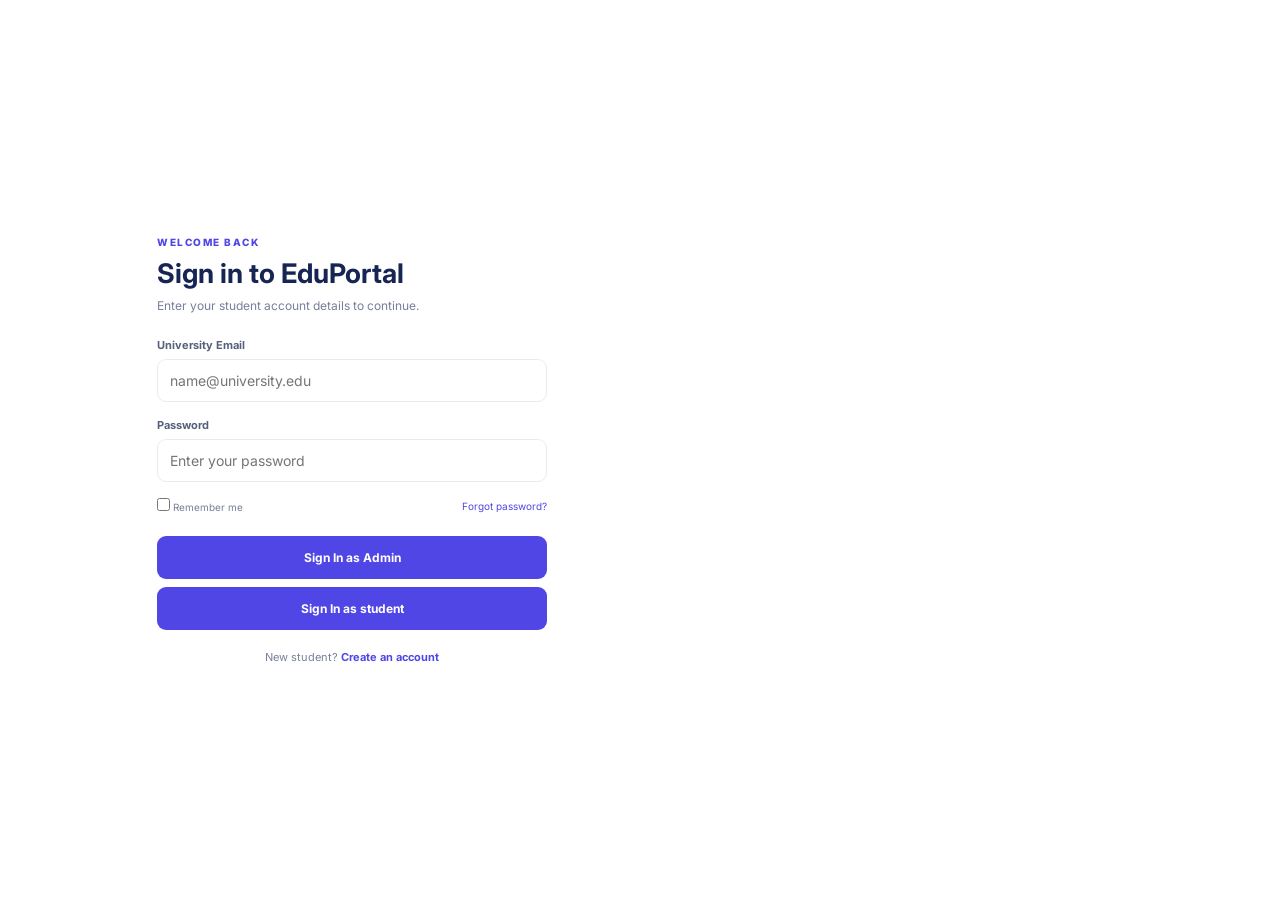
<file: index.html>
<!doctype html>
<html lang="en">
  <head>
    <meta charset="UTF-8" />
    <meta name="viewport" content="width=device-width, initial-scale=1.0" />
    <title>Login | EduPortal</title>
    <link rel="stylesheet" href="style.css" />
  </head>
  <body>
    <div class="login-page">

      <section class="login-panel">
        <form class="login-form" action="dashboard.html">
          <div class="eyebrow">WELCOME BACK</div>
          <h2>Sign in to EduPortal</h2>
          <p>Enter your student account details to continue.</p>
          <div class="field">
            <label for="email">University Email</label
            ><input
              id="email"
              type="email"
              placeholder="name@university.edu"
              required
            />
          </div>
          <div class="field">
            <label for="password">Password</label
            ><input
              id="password"
              type="password"
              placeholder="Enter your password"
              required
            />
          </div>
          <div
            style="
              display: flex;
              justify-content: space-between;
              align-items: center;
              font-size: 10px;
              color: #77809a;
              margin: 5px 0 15px;
            "
          >
            <label><input type="checkbox" /> Remember me</label
            ><a href="#" style="color: #4f46e5">Forgot password?</a>
          </div>
          <button class="btn" type="submit"><a href="admin.html">Sign In as Admin</a></button>
          <button class="btn" type="submit" ><a href="dashboard.html">Sign In as student</a> </button>
          <div class="login-bottom">
            New student? <a href="register.html">Create an account</a>
          </div>
        </form>
      </section>
    </div>
  </body>
</html>
</file>
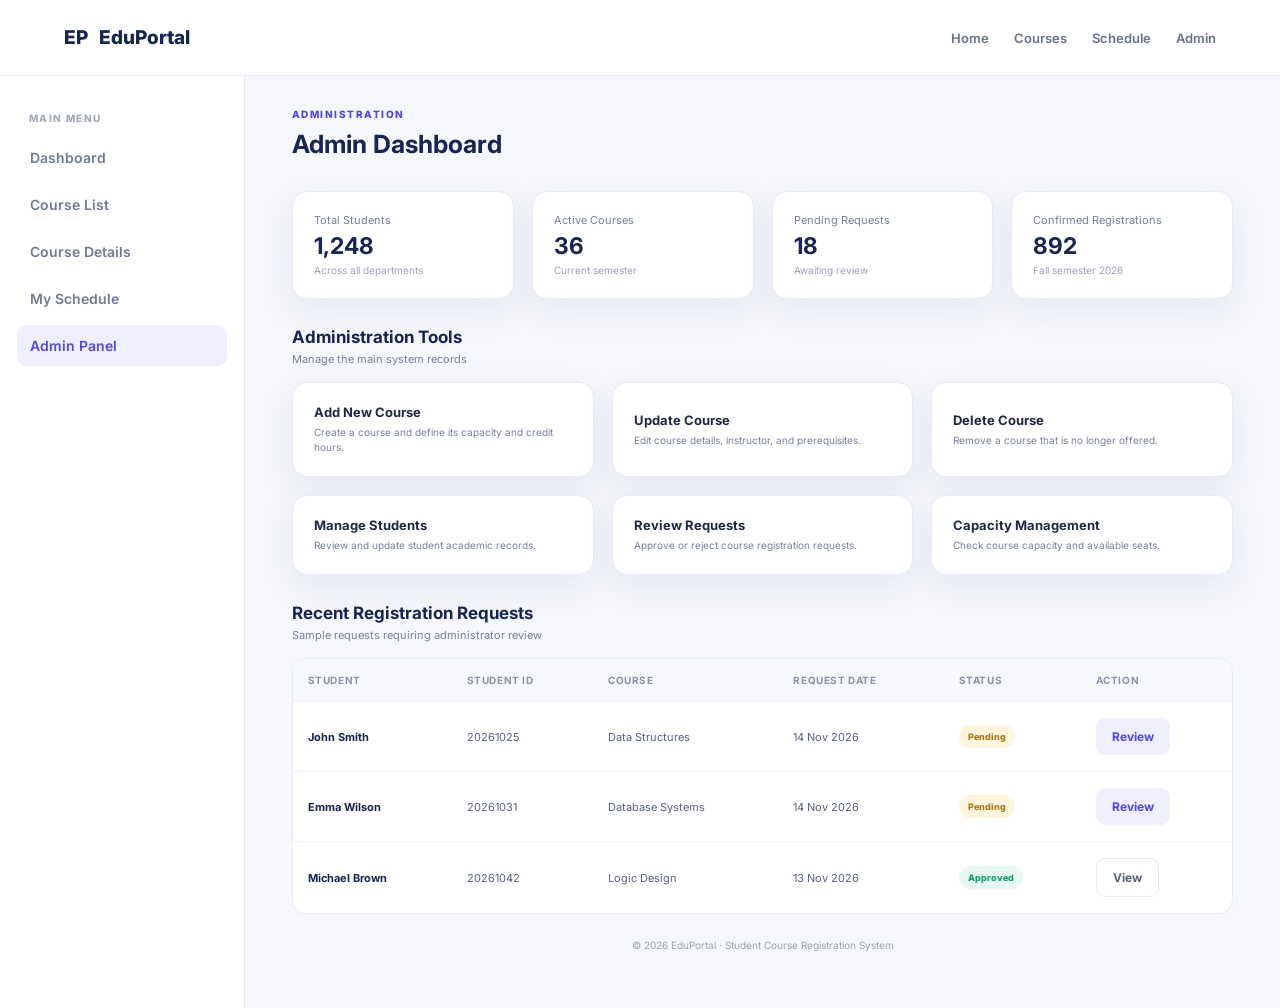
<file: admin.html>
<!doctype html>
<html lang="en">
  <head>
    <meta charset="UTF-8" />
    <meta name="viewport" content="width=device-width, initial-scale=1.0" />
    <title>Admin Dashboard | EduPortal</title>
    <link rel="stylesheet" href="style.css" />
  </head>
  <body>
    <header class="topbar">
      <a class="brand" href="dashboard.html"
        ><span class="brand-mark">EP</span> EduPortal</a
      >
      <nav class="top-links">
        <a href="dashboard.html">Home</a><a href="courses.html">Courses</a
        ><a href="schedule.html">Schedule</a><a href="admin.html">Admin</a>
      </nav>
    </header>
    <div class="layout">
      <aside class="sidebar">
        <div class="side-label">MAIN MENU</div>
        <nav class="side-nav">
          <a class="" href="dashboard.html"
            >Dashboard</a
          >
          <a class="" href="courses.html"
            >Course List</a
          >
          <a class="" href="course-details.html"
            >Course Details</a
          >
          <a class="" href="schedule.html"
            >My Schedule</a
          >
          <a class="active" href="admin.html"
            >Admin Panel</a
          >
        </nav>
      </aside>
      <main class="main">
        <div class="page-heading">
          <div>
            <div class="eyebrow">ADMINISTRATION</div>
            <h1>Admin Dashboard</h1>
          </div>
        </div>
        <div class="grid stats">
          <div class="card stat">
            <div>
              <p>Total Students</p>
              <h2>1,248</h2>
              <small>Across all departments</small>
            </div>
          </div>
          <div class="card stat">
            <div>
              <p>Active Courses</p>
              <h2>36</h2>
              <small>Current semester</small>
            </div>
          </div>
          <div class="card stat">
            <div>
              <p>Pending Requests</p>
              <h2>18</h2>
              <small>Awaiting review</small>
            </div>
          </div>
          <div class="card stat">
            <div>
              <p>Confirmed Registrations</p>
              <h2>892</h2>
              <small>Fall semester 2026</small>
            </div>
          </div>
        </div>
        <div class="section-title">
          <div>
            <h2>Administration Tools</h2>
            <p>Manage the main system records</p>
          </div>
        </div>
        <div class="grid admin-grid">
          <div class="card admin-action">
            <div>
              <h3>Add New Course</h3>
              <p>Create a course and define its capacity and credit hours.</p>
            </div>
          </div>
          <div class="card admin-action">
            <div>
              <h3>Update Course</h3>
              <p>Edit course details, instructor, and prerequisites.</p>
            </div>
          </div>
          <div class="card admin-action">
            <div>
              <h3>Delete Course</h3>
              <p>Remove a course that is no longer offered.</p>
            </div>
          </div>
          <div class="card admin-action">
            <div>
              <h3>Manage Students</h3>
              <p>Review and update student academic records.</p>
            </div>
          </div>
          <div class="card admin-action">
            <div>
              <h3>Review Requests</h3>
              <p>Approve or reject course registration requests.</p>
            </div>
          </div>
          <div class="card admin-action">
            <div>
              <h3>Capacity Management</h3>
              <p>Check course capacity and available seats.</p>
            </div>
          </div>
        </div>
        <div class="section-title">
          <div>
            <h2>Recent Registration Requests</h2>
            <p>Sample requests requiring administrator review</p>
          </div>
        </div>
        <div class="table-wrap">
          <table>
            <thead>
              <tr>
                <th>Student</th>
                <th>Student ID</th>
                <th>Course</th>
                <th>Request Date</th>
                <th>Status</th>
                <th>Action</th>
              </tr>
            </thead>
            <tbody>
              <tr>
                <td><strong>John Smith</strong></td>
                <td>20261025</td>
                <td>Data Structures</td>
                <td>14 Nov 2026</td>
                <td><span class="status pending">Pending</span></td>
                <td><a class="btn btn-light" href="#">Review</a></td>
              </tr>
              <tr>
                <td><strong>Emma Wilson</strong></td>
                <td>20261031</td>
                <td>Database Systems</td>
                <td>14 Nov 2026</td>
                <td><span class="status pending">Pending</span></td>
                <td><a class="btn btn-light" href="#">Review</a></td>
              </tr>
              <tr>
                <td><strong>Michael Brown</strong></td>
                <td>20261042</td>
                <td>Logic Design</td>
                <td>13 Nov 2026</td>
                <td><span class="status">Approved</span></td>
                <td><a class="btn btn-outline" href="#">View</a></td>
              </tr>
            </tbody>
          </table>
        </div>
        <div class="footer">
          © 2026 EduPortal · Student Course Registration System
        </div>
      </main>
    </div>
  </body>
</html>
</file>
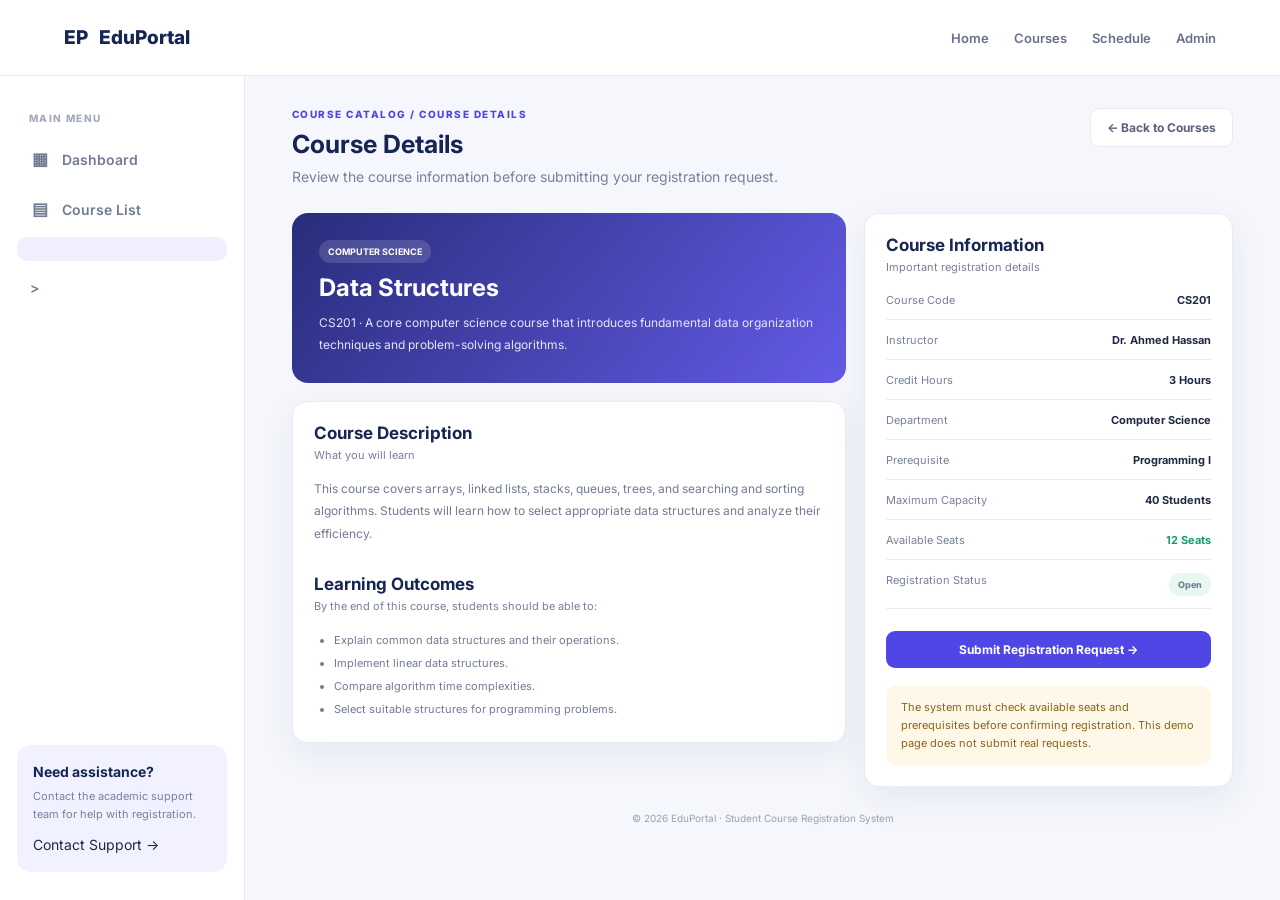
<file: course-details.html>
<!doctype html>
<html lang="en">
  <head>
    <meta charset="UTF-8" />
    <meta name="viewport" content="width=device-width, initial-scale=1.0" />
    <title>Course Details | EduPortal</title>
    <link rel="stylesheet" href="style.css" />
  </head>
  <body>
    <header class="topbar">
      <a class="brand" href="dashboard.html"
        ><span class="brand-mark">EP</span> EduPortal</a
      >
      <nav class="top-links">
        <a href="dashboard.html">Home</a><a href="courses.html">Courses</a
        ><a href="schedule.html">Schedule</a><a href="admin.html">Admin</a>
      </nav>
      
    </header>
    <div class="layout">
      <aside class="sidebar">
        <div class="side-label">MAIN MENU</div>
        <nav class="side-nav">
          <a class="" href="dashboard.html"
            ><span class="side-icon">▦</span>Dashboard</a
          >
          <a class="" href="courses.html"
            ><span class="side-icon">▤</span>Course List</a
          >
          <a class="active" href="course-details.html"
            ><!--<span class="side-icon">◈</span>Course Details</a
          >!-->
          <a class="" href="schedule.html">
          <!--<span class="side-icon">▦</span>My Schedule</a!-->
          >
        </nav>
        <div class="sidebar-note">
          <strong>Need assistance?</strong>
          <p>Contact the academic support team for help with registration.</p>
          <a href="mailto:support@eduportal.com">Contact Support →</a>
        </div>
      </aside>
      <main class="main">
        <div class="page-heading">
          <div>
            <div class="eyebrow">COURSE CATALOG / COURSE DETAILS</div>
            <h1>Course Details</h1>
            <p>
              Review the course information before submitting your registration
              request.
            </p>
          </div>
          <a class="btn btn-outline" href="courses.html">← Back to Courses</a>
        </div>
        <div class="detail-layout">
          <div>
            <section class="detail-hero">
              <span class="tag" style="background: #ffffff24; color: white"
                >COMPUTER SCIENCE</span
              >
              <h2>Data Structures</h2>
              <p>
                CS201 · A core computer science course that introduces
                fundamental data organization techniques and problem-solving
                algorithms.
              </p>
            </section>
            <div class="card" style="margin-top: 18px">
              <div class="section-title" style="margin-top: 0">
                <div>
                  <h2>Course Description</h2>
                  <p>What you will learn</p>
                </div>
              </div>
              <p style="color: #727b94; line-height: 1.9; font-size: 12px">
                This course covers arrays, linked lists, stacks, queues, trees,
                and searching and sorting algorithms. Students will learn how to
                select appropriate data structures and analyze their efficiency.
              </p>
              <div class="section-title">
                <div>
                  <h2>Learning Outcomes</h2>
                  <p>By the end of this course, students should be able to:</p>
                </div>
              </div>
              <ul
                style="
                  padding-left: 20px;
                  color: #727b94;
                  font-size: 11px;
                  line-height: 2.1;
                "
              >
                <li>Explain common data structures and their operations.</li>
                <li>Implement linear data structures.</li>
                <li>Compare algorithm time complexities.</li>
                <li>Select suitable structures for programming problems.</li>
              </ul>
            </div>
          </div>
          <aside class="card">
            <div class="section-title" style="margin-top: 0">
              <div>
                <h2>Course Information</h2>
                <p>Important registration details</p>
              </div>
            </div>
            <div class="detail-list">
              <div class="detail-row">
                <span>Course Code</span><strong>CS201</strong>
              </div>
              <div class="detail-row">
                <span>Instructor</span><strong>Dr. Ahmed Hassan</strong>
              </div>
              <div class="detail-row">
                <span>Credit Hours</span><strong>3 Hours</strong>
              </div>
              <div class="detail-row">
                <span>Department</span><strong>Computer Science</strong>
              </div>
              <div class="detail-row">
                <span>Prerequisite</span><strong>Programming I</strong>
              </div>
              <div class="detail-row">
                <span>Maximum Capacity</span><strong>40 Students</strong>
              </div>
              <div class="detail-row">
                <span>Available Seats</span
                ><strong style="color: #0f9f6e">12 Seats</strong>
              </div>
              <div class="detail-row">
                <span>Registration Status</span><span class="status">Open</span>
              </div>
            </div>
            <a
              class="btn"
              href="dashboard.html"
              style="width: 100%; margin-top: 22px"
              >Submit Registration Request →</a
            >
            <div class="notice">
              The system must check available seats and prerequisites before
              confirming registration. This demo page does not submit real
              requests.
            </div>
          </aside>
        </div>
        <div class="footer">
          © 2026 EduPortal · Student Course Registration System
        </div>
      </main>
    </div>
  </body>
</html>
</file>
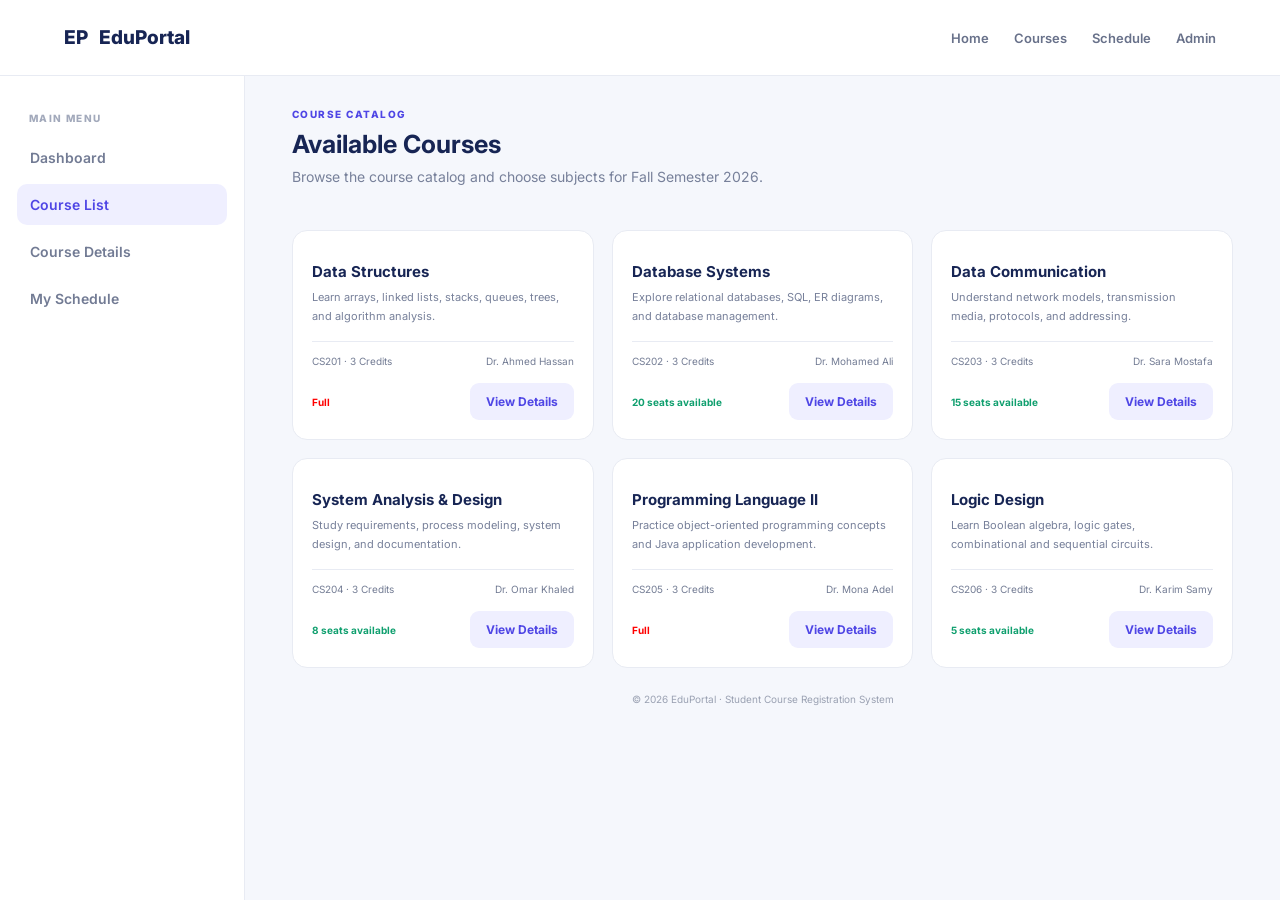
<file: courses.html>
<!doctype html>
<html lang="en">
  <head>
    <meta charset="UTF-8" />
    <meta name="viewport" content="width=device-width, initial-scale=1.0" />
    <title>Available Courses | EduPortal</title>
    <link rel="stylesheet" href="style.css" />
  </head>
  <body>
    <header class="topbar">
      <a class="brand" href="dashboard.html"
        ><span class="brand-mark">EP</span> EduPortal</a
      >
      <nav class="top-links">
        <a href="dashboard.html">Home</a><a href="courses.html">Courses</a
        ><a href="schedule.html">Schedule</a><a href="admin.html">Admin</a>
      </nav>
  
    </header>
    <div class="layout">
      <aside class="sidebar">
        <div class="side-label">MAIN MENU</div>
        <nav class="side-nav">
          <a class="" href="dashboard.html"
            >Dashboard</a
          >
          <a class="active" href="courses.html"
            >Course List</a
          >
          <a class="" href="course-details.html"
            >Course Details</a
          >
          <a class="" href="schedule.html"
            >My Schedule</a
          >
        </nav>
      </aside>
      <main class="main">
        <div class="page-heading">
          <div>
            <div class="eyebrow">COURSE CATALOG</div>
            <h1>Available Courses</h1>
            <p>
              Browse the course catalog and choose subjects for Fall Semester
              2026.
            </p>
          </div>
        
        </div>
        <div class="toolbar">
        </div>
        <div class="grid course-grid">
          <article class="course-card">

            <h3>Data Structures</h3>
            <p>
              Learn arrays, linked lists, stacks, queues, trees, and algorithm
              analysis.
            </p>
            <div class="course-meta">
              <span>CS201 · 3 Credits</span><span>Dr. Ahmed Hassan</span>
            </div>
            <div class="course-actions">
              <span class="seats" style="color: red;">Full</span
              ><a class="btn btn-light" href="course-details.html"
                >View Details</a
              >
            </div>
          </article>
          <article class="course-card">
            <div
              style="background: #e8f5ff; color: #1685c7"
            >
              
            </div>
            <h3>Database Systems</h3>
            <p>
              Explore relational databases, SQL, ER diagrams, and database
              management.
            </p>
            <div class="course-meta">
              <span>CS202 · 3 Credits</span><span>Dr. Mohamed Ali</span>
            </div>
            <div class="course-actions">
              <span class="seats">20 seats available</span
              ><a class="btn btn-light" href="course-details.html"
                >View Details</a
              >
            </div>
          </article>
          <article class="course-card">
            <div
style="background: #fff2e5;">
            </div>

            <h3>Data Communication</h3>
            <p>
              Understand network models, transmission media, protocols, and
              addressing.
            </p>
            <div class="course-meta">
              <span>CS203 · 3 Credits</span><span>Dr. Sara Mostafa</span>
            </div>
            <div class="course-actions">
              <span class="seats">15 seats available</span
              ><a class="btn btn-light" href="course-details.html"
                >View Details</a
              >
            </div>
          </article>
          <article class="course-card">
            <div
            
              style="background: #e6f8ef; color: #0f9f6e"
            >
            </div>
            <h3>System Analysis & Design</h3>
            <p>
              Study requirements, process modeling, system design, and
              documentation.
            </p>
            <div class="course-meta">
              <span>CS204 · 3 Credits</span><span>Dr. Omar Khaled</span>
            </div>
            <div class="course-actions">
              <span class="seats">8 seats available</span
              ><a class="btn btn-light" href="course-details.html"
                >View Details</a
              >
            </div>
          </article>
          <article class="course-card">
            <h3>Programming Language II</h3>
            <p>
              Practice object-oriented programming concepts and Java application
              development.
            </p>
            <div class="course-meta">
              <span>CS205 · 3 Credits</span><span>Dr. Mona Adel</span>
            </div>
            <div class="course-actions">
              <span class="seats" style="color: red;">Full</span
              ><a class="btn btn-light" href="course-details.html"
                >View Details</a
              >
            </div>
          </article>
          <article class="course-card">
            <div
            style="background: #fff2e5;"
            >
            </div>
            
            <h3>Logic Design</h3>
            <p>
              Learn Boolean algebra, logic gates, combinational and sequential
              circuits.
            </p>
            <div class="course-meta">
              <span>CS206 · 3 Credits</span><span>Dr. Karim Samy</span>
            </div>
            <div class="course-actions">
              <span class="seats">5 seats available</span
              ><a class="btn btn-light" href="course-details.html"
                >View Details</a
              >
            </div>
          </article>
        </div>
        <div class="footer">
          © 2026 EduPortal · Student Course Registration System
        </div>
      </main>
    </div>
  </body>
</html>
</file>
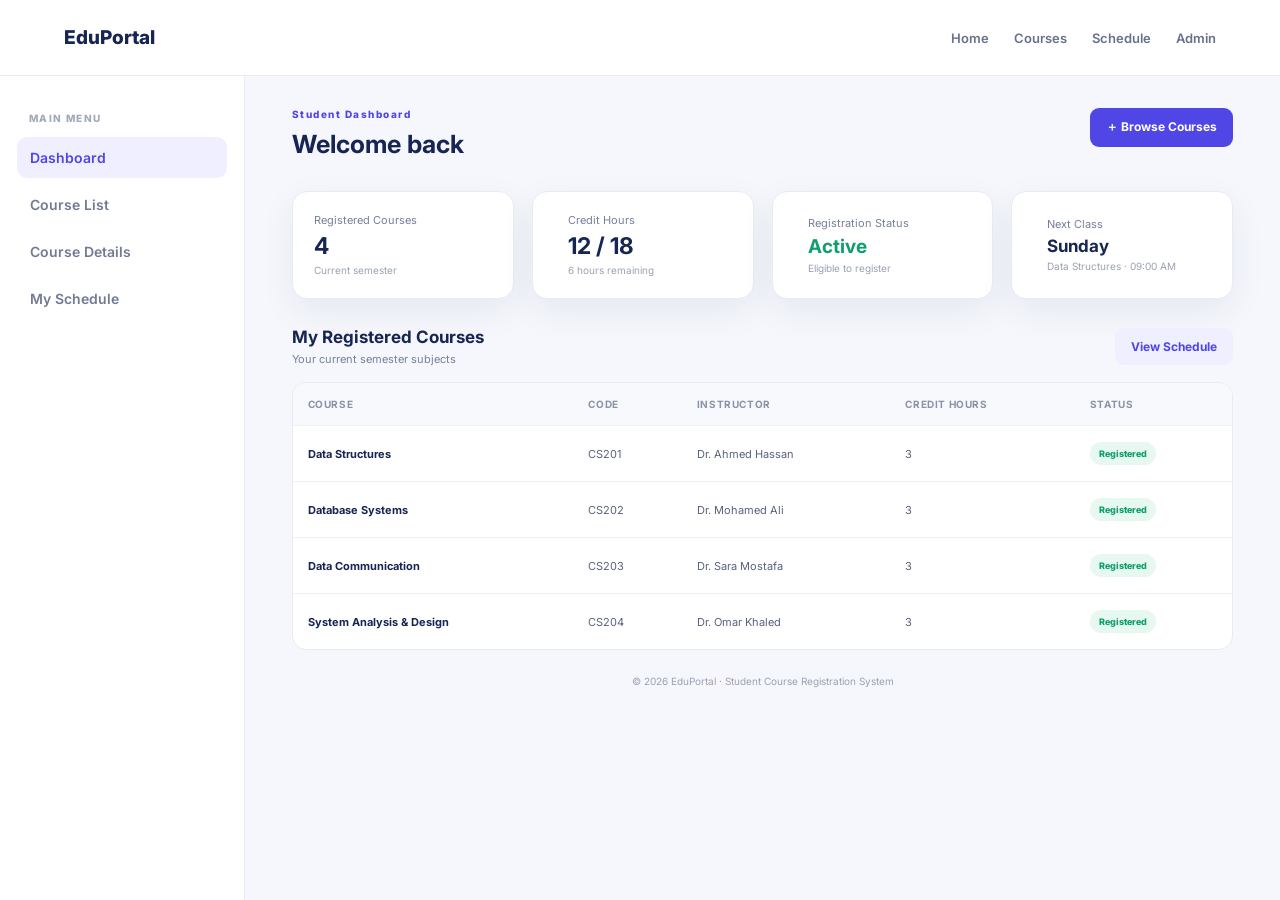
<file: dashboard.html>
<!doctype html>
<html lang="en">
  <head>
    <meta charset="UTF-8" />
    <meta name="viewport" content="width=device-width, initial-scale=1.0" />
    <title>Student Dashboard | EduPortal</title>
    <link rel="stylesheet" href="style.css" />
  </head>
  <body>
    <header class="topbar">
      <a class="brand" href="dashboard.html"
        >EduPortal</a
      >
      <nav class="top-links">
        <a href="dashboard.html">Home</a><a href="courses.html">Courses</a
        ><a href="schedule.html">Schedule</a><a href="admin.html">Admin</a>
      </nav>
      
    </header>
    <div class="layout">
      <aside class="sidebar">
        <div class="side-label">MAIN MENU</div>
        <nav class="side-nav">
          <a class="active" href="dashboard.html"
            >Dashboard</a
          >
          <a class="" href="courses.html"
            >Course List</a
          >
          <a class="" href="course-details.html"
            >Course Details</a
          >
          <a class="" href="schedule.html"
            >My Schedule</a
          >
        </nav>
        
      </aside>
      <main class="main">
        <div class="page-heading">
          <div>
            <div class="eyebrow"> Student Dashboard</div>
            <h1>Welcome back</h1>
            
          </div>
          <a class="btn" href="courses.html">＋ Browse Courses</a>
        </div>
        <div class="grid stats">
          <div class="card stat">

            <div>
              <p>Registered Courses</p>
              <h2>4</h2>
              <small>Current semester</small>
            </div>
          </div>
          <div class="card stat">
            <div  style="background: #e8f5ff; color: #1685c7">
            </div>
            <div>
              <p>Credit Hours</p>
              <h2>12 / 18</h2>
              <small>6 hours remaining</small>
            </div>
          </div>
          <div class="card stat">
            <div  style="background: #e6f8ef; color: #0f9f6e">
            </div>
            <div>
              <p>Registration Status</p>
              <h2 style="font-size: 19px; color: #0f9f6e">Active</h2>
              <small>Eligible to register</small>
            </div>
          </div>
          <div class="card stat">
            <div  style="background: #fff3e6; color: #d9872c">
            </div>
            <div>
              <p>Next Class</p>
              <h2 style="font-size: 17px">Sunday</h2>
              <small>Data Structures · 09:00 AM</small>
            </div>
          </div>
        </div>
        <div class="section-title">
          <div>
            <h2>My Registered Courses</h2>
            <p>Your current semester subjects</p>
          </div>
          <a href="schedule.html" class="btn btn-light">View Schedule</a>
        </div>
        <div class="table-wrap">
          <table>
            <thead>
              <tr>
                <th>Course</th>
                <th>Code</th>
                <th>Instructor</th>
                <th>Credit Hours</th>
                <th>Status</th>
              </tr>
            </thead>
            <tbody>
              <tr>
                <td><strong>Data Structures</strong></td>
                <td>CS201</td>
                <td>Dr. Ahmed Hassan</td>
                <td>3</td>
                <td><span class="status">Registered</span></td>
              </tr>
              <tr>
                <td><strong>Database Systems</strong></td>
                <td>CS202</td>
                <td>Dr. Mohamed Ali</td>
                <td>3</td>
                <td><span class="status">Registered</span></td>
              </tr>
              <tr>
                <td><strong>Data Communication</strong></td>
                <td>CS203</td>
                <td>Dr. Sara Mostafa</td>
                <td>3</td>
                <td><span class="status">Registered</span></td>
              </tr>
              <tr>
                <td><strong>System Analysis & Design</strong></td>
                <td>CS204</td>
                <td>Dr. Omar Khaled</td>
                <td>3</td>
                <td><span class="status">Registered</span></td>
              </tr>
            </tbody>
          </table>
        </div>
        <div class="footer">
          © 2026 EduPortal · Student Course Registration System
        </div>
      </main>
    </div>
  </body>
</html>
</file>
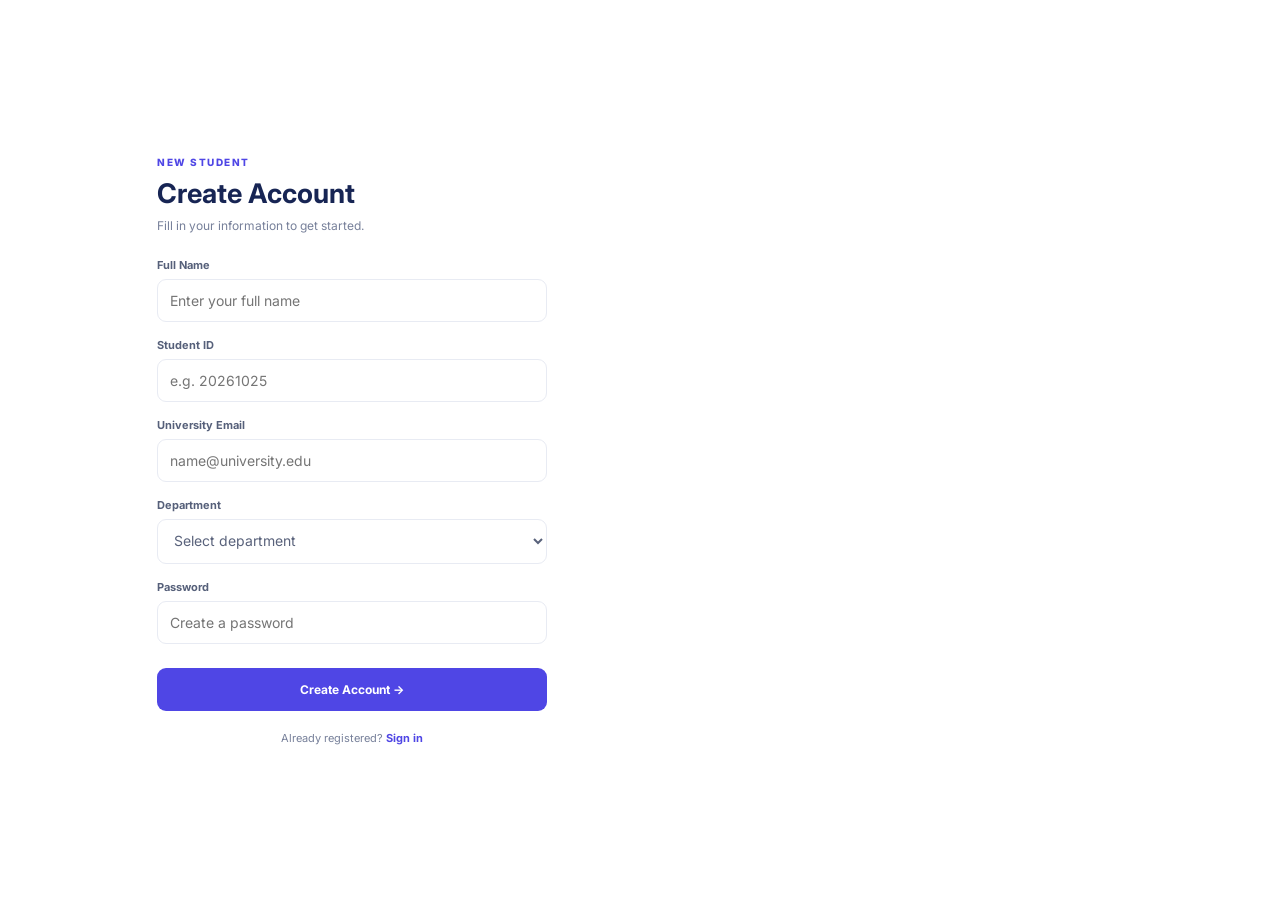
<file: register.html>
<!doctype html>
<html lang="en">
  <head>
    <meta charset="UTF-8" />
    <meta name="viewport" content="width=device-width, initial-scale=1.0" />
    <title>Student Registration | EduPortal</title>
    <link rel="stylesheet" href="style.css" />
  </head>
  <body>
    <div class="login-page">
  
      <section class="login-panel">
        <form class="login-form" action="dashboard.html">
          <div class="eyebrow">NEW STUDENT</div>
          <h2>Create Account</h2>
          <p>Fill in your information to get started.</p>
          <div class="field">
            <label>Full Name</label
            ><input type="text" placeholder="Enter your full name" required />
          </div>
          <div class="field">
            <label>Student ID</label
            ><input type="text" placeholder="e.g. 20261025" required />
          </div>
          <div class="field">
            <label>University Email</label
            ><input type="email" placeholder="name@university.edu" required />
          </div>
          <div class="field">
            <label>Department</label
            ><select required>
              <option value="">Select department</option>
              <option>Computer Science</option>
              <option>Information Systems</option>
              <option>Information Technology</option>
            </select>
          </div>
          <div class="field">
            <label>Password</label
            ><input type="password" placeholder="Create a password" required />
          </div>
          <button class="btn" type="submit">Create Account →</button>
          <div class="login-bottom">
            Already registered? <a href="index.html">Sign in</a>
          </div>
          
        </form>
      </section>
    </div>
  </body>
</html>
</file>
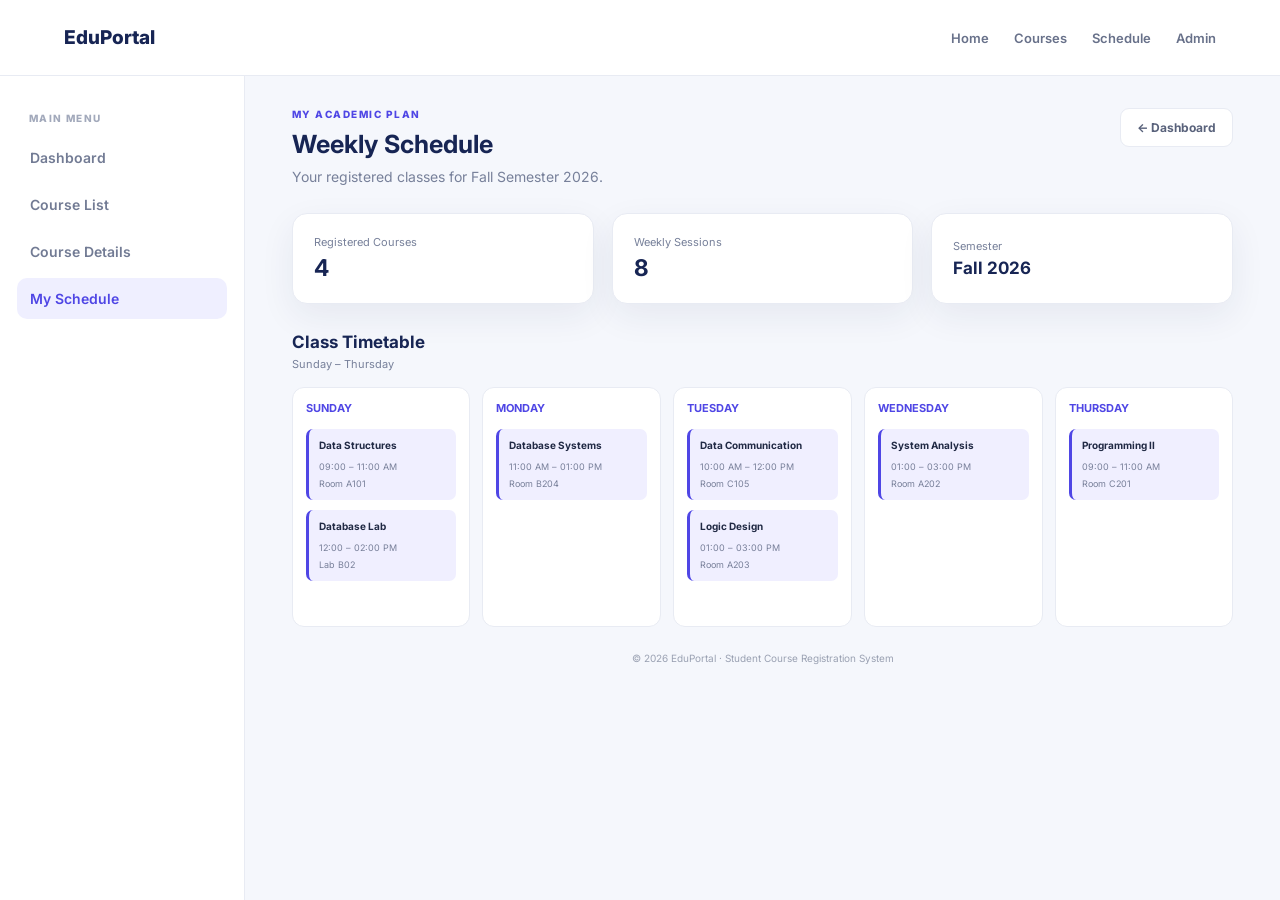
<file: schedule.html>
<!doctype html>
<html lang="en">
  <head>
    <meta charset="UTF-8" />
    <meta name="viewport" content="width=device-width, initial-scale=1.0" />
    <title>My Schedule | EduPortal</title>
    <link rel="stylesheet" href="style.css" />
  </head>
  <body>
    <header class="topbar">
      <a class="brand" href="dashboard.html"
        >EduPortal</a
      >
      <nav class="top-links">
        <a href="dashboard.html">Home</a><a href="courses.html">Courses</a
        ><a href="schedule.html">Schedule</a><a href="admin.html">Admin</a>
      </nav>
    </header>
    <div class="layout">
      <aside class="sidebar">
        <div class="side-label">MAIN MENU</div>
        <nav class="side-nav">
          <a class="" href="dashboard.html"
            >Dashboard</a
          >
          <a class="" href="courses.html"
            >Course List</a
          >
          <a class="" href="course-details.html"
            >Course Details</a
          >
          <a class="active" href="schedule.html"
            >My Schedule</a
          >
        </nav>
      </aside>
      <main class="main">
        <div class="page-heading">
          <div>
            <div class="eyebrow">MY ACADEMIC PLAN</div>
            <h1>Weekly Schedule</h1>
            <p>Your registered classes for Fall Semester 2026.</p>
          </div>
          <a class="btn btn-outline" href="dashboard.html">← Dashboard</a>
        </div>
        <div
          class="grid stats"
          style="grid-template-columns: repeat(3, minmax(0, 1fr))"
        >
          <div class="card stat">
            <div>
              <p>Registered Courses</p>
              <h2>4</h2>
            </div>
          </div>
          <div class="card stat">
            <div>
              <p>Weekly Sessions</p>
              <h2>8</h2>
            </div>
          </div>
          <div class="card stat">
            <div>
              <p>Semester</p>
              <h2 style="font-size: 17px">Fall 2026</h2>
            </div>
          </div>
        </div>
        <div class="section-title">
          <div>
            <h2>Class Timetable</h2>
            <p>Sunday – Thursday</p>
          </div>
        </div>
        <div class="schedule-grid">
          <div class="day-col">
            <h3>SUNDAY</h3>
            <div class="lesson">
              <strong>Data Structures</strong><span>09:00 – 11:00 AM</span
              ><br /><span>Room A101</span>
            </div>
            <div class="lesson">
              <strong>Database Lab</strong><span>12:00 – 02:00 PM</span
              ><br /><span>Lab B02</span>
            </div>
          </div>
          <div class="day-col">
            <h3>MONDAY</h3>
            <div class="lesson">
              <strong>Database Systems</strong><span>11:00 AM – 01:00 PM</span
              ><br /><span>Room B204</span>
            </div>
          </div>
          <div class="day-col">
            <h3>TUESDAY</h3>
            <div class="lesson">
              <strong>Data Communication</strong><span>10:00 AM – 12:00 PM</span
              ><br /><span>Room C105</span>
            </div>
            <div class="lesson">
              <strong>Logic Design</strong><span>01:00 – 03:00 PM</span
              ><br /><span>Room A203</span>
            </div>
          </div>
          <div class="day-col">
            <h3>WEDNESDAY</h3>
            <div class="lesson">
              <strong>System Analysis</strong><span>01:00 – 03:00 PM</span
              ><br /><span>Room A202</span>
            </div>
          </div>
          <div class="day-col">
            <h3>THURSDAY</h3>
            <div class="lesson">
              <strong>Programming II</strong><span>09:00 – 11:00 AM</span
              ><br /><span>Room C201</span>
            </div>
          </div>
        </div>
        <div class="footer">
          © 2026 EduPortal · Student Course Registration System
        </div>
      </main>
    </div>
  </body>
</html>
</file>
<file: style.css>
@import url("https://fonts.googleapis.com/css2?family=Inter:wght@400;500;600;700;800&display=swap");

:root {
  --navy: #172554;
  --blue: #4f46e5;
  --blue2: #6366f1;
  --bg: #f5f7fc;
  --text: #202944;
  --muted: #77809a;
  --line: #e8ebf3;
  --white: #fff;
  --green: #0f9f6e;
  --red: #dc5353;
  --shadow: 0 12px 35px rgba(29, 42, 85, 0.07);
}
* {
  box-sizing: border-box;
  margin: 0;
  padding: 0;
}
html {
  scroll-behavior: smooth;
}
body {
  font-family: Inter, Arial, sans-serif;
  background: var(--bg);
  color: var(--text);
  font-size: 14px;
}
a {
  text-decoration: none;
  color: inherit;
}
button,
input,
select {
  font: inherit;
}
button,
.btn {
  cursor: pointer;
}
.topbar {
  height: 76px;
  background: #fff;
  border-bottom: 1px solid var(--line);
  display: flex;
  align-items: center;
  justify-content: space-between;
  padding: 0 5%;
  position: sticky;
  top: 0;
  z-index: 10;
}
.brand {
  display: flex;
  align-items: center;
  gap: 11px;
  font-weight: 800;
  font-size: 19px;
  color: var(--navy);
}
 
.top-links {
  display:flex;
  align-items:center;
  gap: 25px;
  color: #68718a;
  font-weight: 600;
  font-size: 13px;
}
.top-links a:hover,
.top-links a.active {
  color: var(--blue);
}
.user-chip {
  display: flex;
  align-items: center;
  gap: 9px;
  font-weight: 600;
}
.avatar {
  width: 35px;
  height: 35px;
  border-radius: 50%;
  background: #e9e8ff;
  color: var(--blue);
  display: grid;
  place-items: center;
  font-weight: 800;
}
.layout {
  display: grid;
  grid-template-columns: 245px minmax(0, 1fr);
  min-height: calc(100vh - 76px);
}
.sidebar {
  background: #fff;
  border-right: 1px solid var(--line);
  padding: 28px 17px;
  display: flex;
  flex-direction: column;
}
.side-label {
  font-size: 10px;
  letter-spacing: 1.4px;
  color: #a2a9bb;
  font-weight: 800;
  margin: 8px 12px 13px;
}
.side-nav {
  display: grid;
  gap: 6px;
}
.side-nav a {
  padding: 12px 13px;
  border-radius: 10px;
  color: #727b94;
  font-weight: 600;
  display: flex;
  align-items: center;
  gap: 12px;
}
.side-nav a:hover,
.side-nav a.active {
  background: #efefff;
  color: var(--blue);
}
.side-icon {
  width: 20px;
  text-align: center;
  font-size: 17px;
}
.sidebar-note {
  margin-top: auto;
  background: #f2f1ff;
  border-radius: 14px;
  padding: 16px;
  line-height: 1.6;
}
.sidebar-note strong {
  display: block;
  margin-bottom: 5px;
  color: var(--navy);
}
.sidebar-note p {
  font-size: 11px;
  color: var(--muted);
  margin-bottom: 10px;
}
.main {
  padding: 32px 4.5%;
  min-width: 0;
  max-width: 1500px;
  width: 100%;
  margin: 0 auto;
}
.page-heading {
  display: flex;
  justify-content: space-between;
  align-items: flex-start;
  gap: 18px;
  margin-bottom: 25px;
}
.page-heading h1 {
  font-size: 25px;
  color: var(--navy);
  margin-bottom: 7px;
}
.page-heading p {
  color: var(--muted);
  line-height: 1.6;
}
.eyebrow {
  color: var(--blue);
  font-size: 10px;
  letter-spacing: 1.5px;
  font-weight: 800;
  margin-bottom: 9px;
}
.btn {
  display: inline-flex;
  align-items: center;
  justify-content: center;
  gap: 8px;
  border: 0;
  border-radius: 9px;
  padding: 11px 16px;
  font-weight: 700;
  font-size: 12px;
  background: var(--blue);
  color: #fff;
  transition: 0.2s;
}
.btn:hover {
  background: #3932c7;
  transform: translateY(-1px);
}
.btn-light {
  background: #efefff;
  color: var(--blue);
}
.btn-light:hover {
  background: #e3e2ff;
}
.btn-outline {
  background: #fff;
  border: 1px solid var(--line);
  color: #59627b;
}
.btn-danger {
  background: #fff0f0;
  color: var(--red);
}
.card {
  background: #fff;
  border: 1px solid var(--line);
  border-radius: 15px;
  padding: 21px;
  box-shadow: var(--shadow);
}
.grid {
  display: grid;
  gap: 18px;
}
.stats {
  grid-template-columns: repeat(4, minmax(0, 1fr));
  margin-bottom: 25px;
}
.stat {
  display: flex;
  align-items: center;
  gap: 14px;
}
.stat-icon {
  width: 45px;
  height: 45px;
  border-radius: 12px;
  display: grid;
  place-items: center;
  font-size: 19px;
  background: #efefff;
  color: var(--blue);
}
.stat p {
  font-size: 11px;
  color: var(--muted);
  margin-bottom: 5px;
}
.stat h2 {
  font-size: 23px;
  color: var(--navy);
}
.stat small {
  color: #9aa1b2;
  font-size: 10px;
}
.hero {
  background: linear-gradient(115deg, #252b79, #6259e9);
  color: #fff;
  border-radius: 18px;
  padding: 30px 34px;
  display: flex;
  align-items: center;
  justify-content: space-between;
  margin-bottom: 23px;
  overflow: hidden;
}
.hero h2 {
  font-size: 26px;
  margin: 10px 0;
}
.hero p {
  color: #e2e3ff;
  line-height: 1.7;
  max-width: 520px;
  font-size: 12px;
}
.hero .btn {
  background: #fff;
  color: var(--blue);
  margin-top: 17px;
}
.hero-art {
  font-size: 72px;
  padding: 10px 30px;
}
.section-title {
  display: flex;
  justify-content: space-between;
  align-items: center;
  margin: 28px 0 16px;
}
.section-title h2 {
  font-size: 17px;
  color: var(--navy);
}
.section-title p {
  font-size: 11px;
  color: var(--muted);
  margin-top: 5px;
}
.course-grid {
  grid-template-columns: repeat(3, minmax(0, 1fr));
}
.course-card {
  background: #fff;
  border: 1px solid var(--line);
  border-radius: 15px;
  padding: 19px;
  transition: 0.2s;
}
.course-card:hover {
  transform: translateY(-3px);
  box-shadow: var(--shadow);
}
.course-symbol {
  width: 43px;
  height: 43px;
  border-radius: 12px;
  background: #efefff;
  color: var(--blue);
  display: grid;
  place-items: center;
  font-size: 20px;
  margin-bottom: 15px;
}
.tag {
  display: inline-block;
  background: #f0efff;
  color: var(--blue);
  padding: 6px 9px;
  border-radius: 20px;
  font-size: 9px;
  font-weight: 700;
}
.course-card h3 {
  font-size: 15px;
  margin: 12px 0 7px;
  color: var(--navy);
}
.course-card p {
  font-size: 11px;
  line-height: 1.7;
  color: var(--muted);
  min-height: 38px;
}
.course-meta {
  display: flex;
  justify-content: space-between;
  gap: 8px;
  border-top: 1px solid var(--line);
  padding-top: 13px;
  margin-top: 15px;
  color: #737c94;
  font-size: 10px;
}
.course-actions {
  display: flex;
  justify-content: space-between;
  align-items: center;
  margin-top: 16px;
}
.seats {
  font-size: 10px;
  color: var(--green);
  font-weight: 700;
}
.toolbar {
  display: flex;
  gap: 10px;
  flex-wrap: wrap;
  margin-bottom: 17px;
}
.search {
  flex: 1;
  min-width: 210px;
  border: 1px solid var(--line);
  background: #fff;
  border-radius: 9px;
  padding: 12px 14px;
  outline: none;
}
.search:focus,
input:focus,
select:focus {
  border-color: var(--blue);
  box-shadow: 0 0 0 3px #4f46e51a;
}
select {
  border: 1px solid var(--line);
  border-radius: 9px;
  padding: 11px 13px;
  background: #fff;
  color: #59627b;
}
.table-wrap {
  overflow-x: auto;
  background: #fff;
  border: 1px solid var(--line);
  border-radius: 14px;
}
table {
  width: 100%;
  border-collapse: collapse;
  min-width: 680px;
  text-align: left;
}
th {
  background: #f8f9fd;
  color: #8a92a7;
  font-size: 10px;
  text-transform: uppercase;
  letter-spacing: 0.6px;
  padding: 15px;
}
td {
  padding: 16px 15px;
  border-top: 1px solid #f0f1f6;
  font-size: 11px;
  color: #59627b;
}
td strong {
  color: var(--navy);
}
.status {
  display: inline-block;
  padding: 6px 9px;
  border-radius: 20px;
  background: #e7f8f0;
  color: var(--green);
  font-size: 9px;
  font-weight: 800;
}
.status.pending {
  background: #fff5df;
  color: #a97816;
}
.status.closed {
  background: #fff0f0;
  color: var(--red);
}
.form-card {
  max-width: 760px;
}
.form-grid {
  display: grid;
  grid-template-columns: repeat(2, 1fr);
  gap: 17px;
}
.field {
  display: grid;
  gap: 7px;
}
.field.full {
  grid-column: 1/-1;
}
.field label {
  font-size: 11px;
  font-weight: 700;
  color: #56607a;
}
.field input,
.field select {
  width: 100%;
  padding: 12px;
  border: 1px solid var(--line);
  border-radius: 9px;
  background: #fff;
  outline: none;
}
.help {
  font-size: 10px;
  color: #9299aa;
}
.form-actions {
  display: flex;
  gap: 10px;
  margin-top: 22px;
}
.detail-layout {
  display: grid;
  grid-template-columns: 1.5fr 1fr;
  gap: 18px;
}
.detail-hero {
  background: linear-gradient(130deg, #282d7a, #635be7);
  color: #fff;
  padding: 27px;
  border-radius: 16px;
}
.detail-hero h2 {
  font-size: 24px;
  margin: 10px 0;
}
.detail-hero p {
  color: #e4e4ff;
  line-height: 1.8;
  font-size: 12px;
}
.detail-list {
  display: grid;
  gap: 13px;
  margin-top: 19px;
}
.detail-row {
  display: flex;
  justify-content: space-between;
  gap: 12px;
  padding-bottom: 12px;
  border-bottom: 1px solid var(--line);
  font-size: 11px;
}
.detail-row span {
  color: var(--muted);
}
.schedule-grid {
  display: grid;
  grid-template-columns: repeat(5, minmax(140px, 1fr));
  gap: 12px;
  overflow-x: auto;
}
.day-col {
  background: #fff;
  border: 1px solid var(--line);
  border-radius: 12px;
  padding: 13px;
  min-height: 240px;
}
.day-col h3 {
  font-size: 11px;
  color: var(--blue);
  margin-bottom: 14px;
}
.lesson {
  background: #f0efff;
  border-left: 3px solid var(--blue);
  padding: 10px;
  border-radius: 7px;
  margin-bottom: 10px;
}
.lesson strong {
  display: block;
  font-size: 10px;
  margin-bottom: 5px;
}
.lesson span {
  font-size: 9px;
  color: #777f99;
}
.login-page {
  min-height: 100vh;
  display: grid;
  grid-template-columns: 1.1fr 0.9fr;
  background: #fff;
}
.login-art {
  background: linear-gradient(145deg, #1d286a, #665ce8);
  color: #fff;
  padding: 8%;
  display: flex;
  flex-direction: column;
  justify-content: center;
}
.login-art h1 {
  font-size: 38px;
  line-height: 1.2;
  max-width: 520px;
  margin: 18px 0;
}
.login-art p {
  color: #e0e2ff;
  line-height: 1.8;
  max-width: 450px;
}
.login-emoji {
  font-size: 100px;
  margin-top: 35px;
}
.login-panel {
  display: flex;
  align-items: center;
  justify-content: center;
  padding: 35px;
}
.login-form {
  width: 100%;
  max-width: 390px;
}
.login-form h2 {
  font-size: 27px;
  color: var(--navy);
  margin-bottom: 8px;
}
.login-form > p {
  color: var(--muted);
  font-size: 12px;
  margin-bottom: 25px;
}
.login-form .field {
  margin-bottom: 16px;
}
.login-form .btn {
  width: 100%;
  margin-top: 8px;
  padding: 14px;
}
.login-bottom {
  text-align: center;
  color: var(--muted);
  font-size: 11px;
  margin-top: 20px;
}
.login-bottom a {
  color: var(--blue);
  font-weight: 700;
}
.notice {
  padding: 13px 15px;
  background: #fff8e8;
  color: #87651d;
  border-radius: 9px;
  font-size: 11px;
  line-height: 1.6;
  margin-top: 18px;
}
.admin-grid {
  grid-template-columns: repeat(3, 1fr);
}
.admin-action {
  display: flex;
  align-items: center;
  gap: 13px;
}
.admin-action .stat-icon {
  flex-shrink: 0;
}
.admin-action h3 {
  font-size: 13px;
  margin-bottom: 5px;
}
.admin-action p {
  font-size: 10px;
  color: var(--muted);
  line-height: 1.5;
}
.footer {
  text-align: center;
  color: #9aa1b2;
  font-size: 10px;
  padding: 25px 10px;
}
@media (max-width: 1050px) {
  .course-grid {
    grid-template-columns: repeat(2, 1fr);
  }
  .stats {
    grid-template-columns: repeat(2, 1fr);
  }
  .layout {
    grid-template-columns: 210px minmax(0, 1fr);
  }
  .admin-grid {
    grid-template-columns: repeat(2, 1fr);
  }
}
@media (max-width: 720px) {
  .topbar {
    padding: 0 4%;
    height: auto;
    min-height: 70px;
    flex-wrap: wrap;
    gap: 12px;
    padding-top: 12px;
    padding-bottom: 12px;
  }
  .top-links {
    gap: 12px;
    flex-wrap: wrap;
    font-size: 11px;
  }
  .user-chip {
    display: none;
  }
  .layout {
    display: block;
  }
  .sidebar {
    padding: 10px 12px;
    border-right: 0;
    border-bottom: 1px solid var(--line);
  }
  .sidebar .side-label,
  .sidebar-note {
    display: none;
  }
  .side-nav {
    display: flex;
    overflow-x: auto;
  }
  .side-nav a {
    white-space: nowrap;
    padding: 10px;
    font-size: 11px;
  }
  .main {
    padding: 24px 4%;
  }
  .hero {
    padding: 23px;
  }
  .hero h2 {
    font-size: 21px;
  }
  .hero-art {
    font-size: 48px;
    padding: 0 5px;
  }
  .detail-layout {
    grid-template-columns: 1fr;
  }
  .login-page {
    grid-template-columns: 1fr;
  }
  .login-art {
    padding: 35px 8%;
  }
  .login-art h1 {
    font-size: 29px;
  }
  .login-emoji {
    font-size: 55px;
    margin-top: 15px;
  }
  .login-panel {
    padding: 35px 8%;
  }
}
@media (max-width: 520px) {
  .course-grid,
  .stats,
  .admin-grid {
    grid-template-columns: 1fr;
  }
  .form-grid {
    grid-template-columns: 1fr;
  }
  .field.full {
    grid-column: auto;
  }
  .page-heading {
    flex-direction: column;
  }
  .hero-art {
    display: none;
  }
  .course-meta {
    flex-direction: column;
  }
  .form-actions {
    flex-wrap: wrap;
  }
}
</file>
